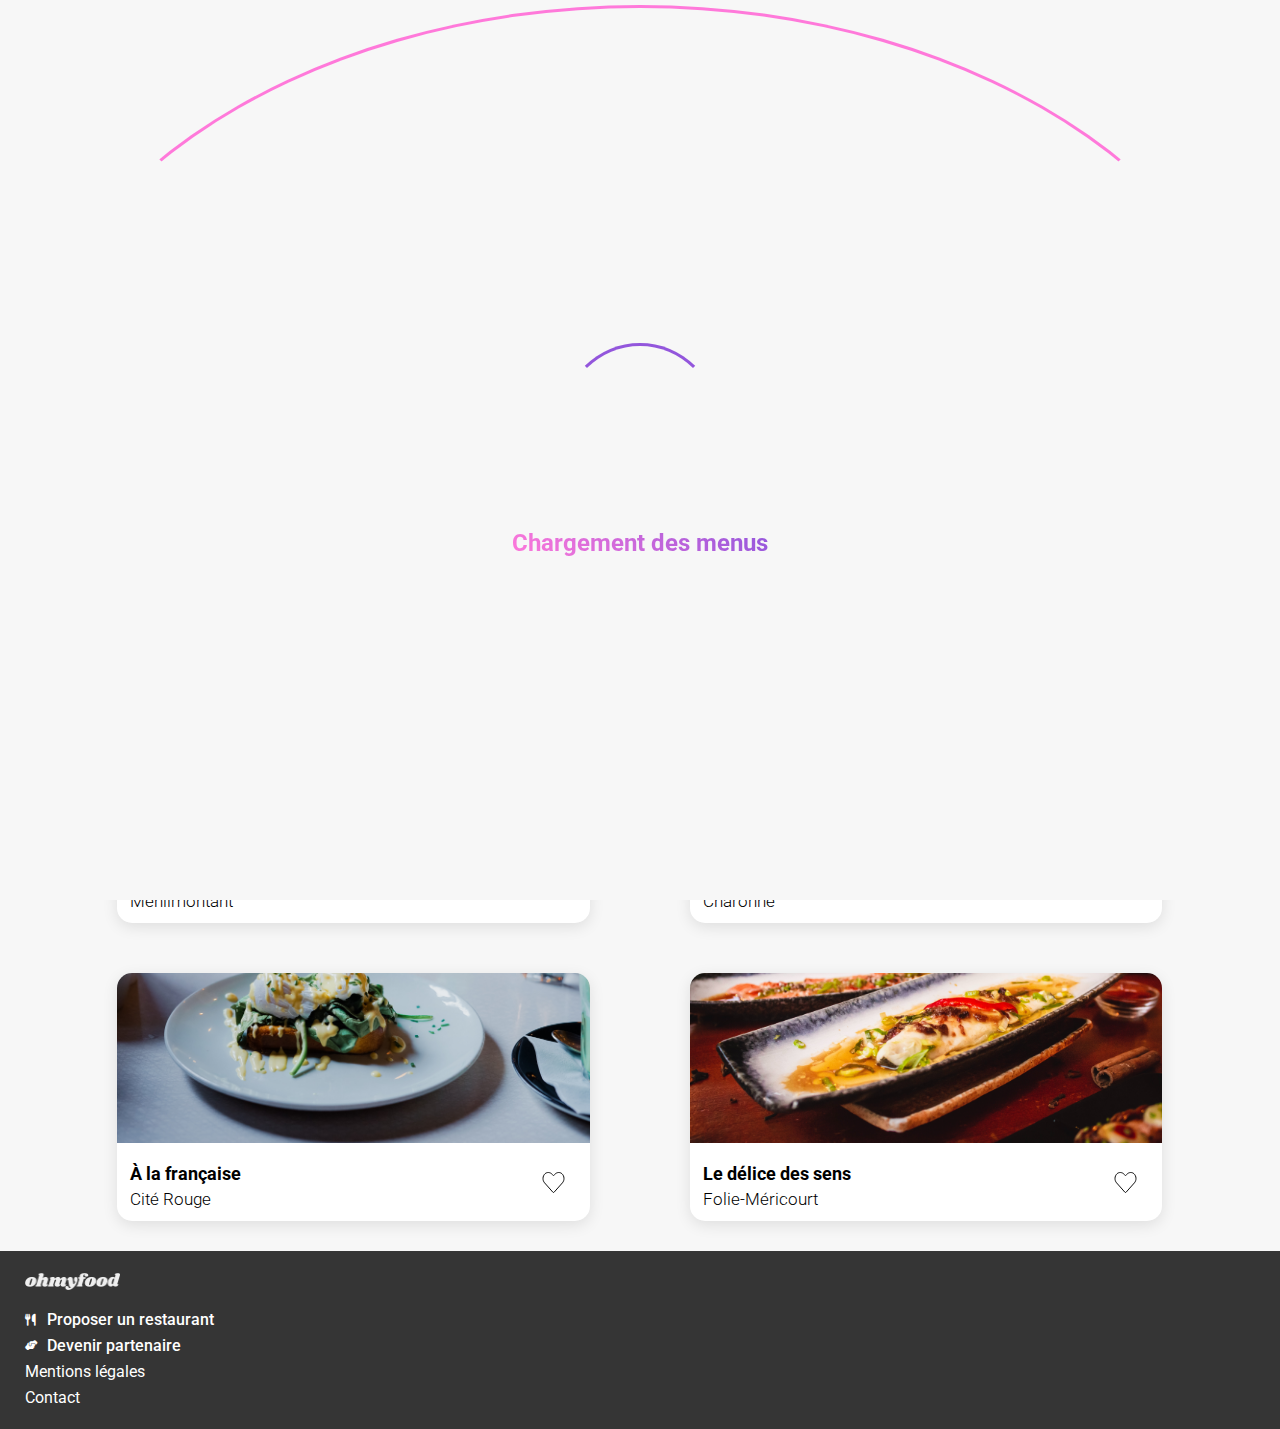
<file: index.html>
<!DOCTYPE html>
<html lang="fr">

    <head>
        <meta charset="utf-8">
        <meta name="viewport" content="width=device-width, initial-scale=1.0">
        <link rel="stylesheet" href="Sass/style.css">
        <link rel="preconnect" href="https://fonts.googleapis.com">
        <link rel="preconnect" href="https://fonts.gstatic.com" crossorigin>
        <link href="https://fonts.googleapis.com/css2?family=Roboto:wght@300;400;500;700&family=Shrikhand&display=swap" rel="stylesheet">
        <link rel="stylesheet" href="https://cdnjs.cloudflare.com/ajax/libs/font-awesome/6.4.0/css/all.min.css">
        <title>Page d'accueil</title>
    </head>

    <body>
           <div class="loader loader--hidden">
                <div class="loader__wheel"></div>
                <div class="loader__text">Chargement des menus</div>
           </div> 
        <header>
            <div class="entete">
                <div class="entete__logo">
                    <img src="Images%20et%20textes%20Ohmyfood/images/logo/ohmyfood.png" alt="Logo du site Ohmyfood">
                </div>
            <nav class="entete__search">
                <i class="fa-solid fa-location-dot fa-sm"></i>
                <p>Paris, Belleville</p>
            </nav>
                <h1 class="entete__title">Réservez le menu qui vous convient</h1>     
                <p class="entete__paragraph">Découvrez des restaurants d'exception, sélectionnés par nos soins.</p>
                <input type="button" value="Explorer nos restaurants" class="entete__btn">
            </div>
            <section class="order">
                <div class="order__content">   
                        <h2 class="order__title">Fonctionnement</h2>
                    <nav class="order__nav">                
                        <div class="order__btn order__btn1">
                            <p class="btn1__number">1</p>
                            <i class="fa-solid fa-mobile-screen-button order__icon1"></i>
                            <p>Choisissez un restaurant</p>
                        </div>
                        <div class="order__btn order__btn2">
                            <p class="btn2__number">2</p>
                            <i class="fa-solid fa-list-ul order__icon2"></i>
                            <p>Composez votre menu</p>
                        </div>
                        <div class="order__btn order__btn3">
                            <p class="btn3__number">3</p>
                            <i class="fa-solid fa-store order__icon3"></i>
                            <p>Dégustez au restaurant</p>
                        </div>
                    </nav>
                </div> 
            </section>    
        </header>

        <main>
            <section class="restaurant">
                    <h2 class="restaurant__title">Restaurants</h2>
            <div class="restaurant__cards"> 
                <a href="restaurant_1.html"><article class="card">
                <div class="card__photo-badge">
                    <img src="Images%20et%20textes%20Ohmyfood/images/restaurants/jay-wennington-N_Y88TWmGwA-unsplash.jpg" alt="Photo d'un plat du restaurant" class="card__photo card__bottom card__bottom-desktop">
                    <p class="card__nouveau">Nouveau</p>
                </div>
                <div class="card__content">
                    <div class="card__text">
                        <h3>La palette du goût</h3>
                        <p class="card__subtitle">Ménilmontant</p>
                    </div>
                    <div class="card__heart">
                        <img src="Images%20et%20textes%20Ohmyfood/images/icons/empty-heart.svg" class="card__heart--empty" alt="Cœur vide">
                        <img src="Images%20et%20textes%20Ohmyfood/images/icons/full-heart.svg" class="card__heart--full" alt="Cœur plein">                     
                    </div>
                </div>
                </article></a>
                <a href="restaurant_2.html"><article class="card">
                <div class="card__photo-badge">
                    <img src="Images%20et%20textes%20Ohmyfood/images/restaurants/stil-u2Lp8tXIcjw-unsplash.jpg" alt="Photo d'un plat du restaurant" class="card__photo card__center card__center-desktop">
                    <p class="card__nouveau">Nouveau</p>
                </div>
                <div class="card__content">
                    <div class="card__text">
                        <h3>La note enchantée</h3>
                        <p class="card__subtitle">Charonne</p>
                    </div>
                    <div class="card__heart">
                        <img src="Images%20et%20textes%20Ohmyfood/images/icons/empty-heart.svg" class="card__heart--empty" alt="Cœur vide">
                        <img src="Images%20et%20textes%20Ohmyfood/images/icons/full-heart.svg" class="card__heart--full" alt="Cœur plein"> 
                    </div>
                </div>
                </article></a>
                <a href="restaurant_3.html"><article class="card">
                    <img src="Images%20et%20textes%20Ohmyfood/images/restaurants/toa-heftiba-DQKerTsQwi0-unsplash.jpg" alt="Photo d'un plat du restaurant" class="card__photo card__bottom card__bottom-desktop">
                <div class="card__content">
                    <div class="card__text">
                        <h3>À la française</h3>
                        <p class="card__subtitle">Cité Rouge</p>
                    </div>
                    <div class="card__heart">
                        <img src="Images%20et%20textes%20Ohmyfood/images/icons/empty-heart.svg" class="card__heart--empty" alt="Cœur vide">
                        <img src="Images%20et%20textes%20Ohmyfood/images/icons/full-heart.svg" class="card__heart--full" alt="Cœur plein"> 
                    </div>
                </div>
                </article></a>
                <a href="restaurant_4.html"><article class="card">
                    <img src="Images%20et%20textes%20Ohmyfood/images/restaurants/louis-hansel-shotsoflouis-qNBGVyOCY8Q-unsplash.jpg" alt="Photo d'un plat du restaurant" class="card__photo card__bottom card__bottom-desktop">
                <div class="card__content">
                    <div class="card__text">
                        <h3>Le délice des sens</h3>
                        <p class="card__subtitle">Folie-Méricourt</p>
                    </div>
                    <div class="card__heart">
                        <img src="Images%20et%20textes%20Ohmyfood/images/icons/empty-heart.svg" class="card__heart--empty" alt="Cœur vide">
                        <img src="Images%20et%20textes%20Ohmyfood/images/icons/full-heart.svg" class="card__heart--full" alt="Cœur plein"> 
                    </div>
                </div>
                </article></a>
            </div> 
            </section>
        </main>
        <footer>
            <div class="pied">
                <div class="pied__logo">
                    <img src="Images%20et%20textes%20Ohmyfood/images/logo/ohmyfood.png" alt="Logo du site Ohmyfood">
                </div>
                <div class="pied__text">
                    <div class="pied__proposition">
                        <i class="fa-solid fa-utensils fa-xs"></i>
                        <p>Proposer un restaurant</p>
                    </div>
                    <div class="pied__partenaire">
                        <i class="fa-solid fa-handshake-angle fa-2xs"></i>
                        <p>Devenir partenaire</p>
                    </div>
                    <div class="pied__subtitle">
                        <p>Mentions légales</p>
                        <p>Contact</p>
                    </div>
                </div>
            </div>
        </footer>
    </body>
</html>
</file>
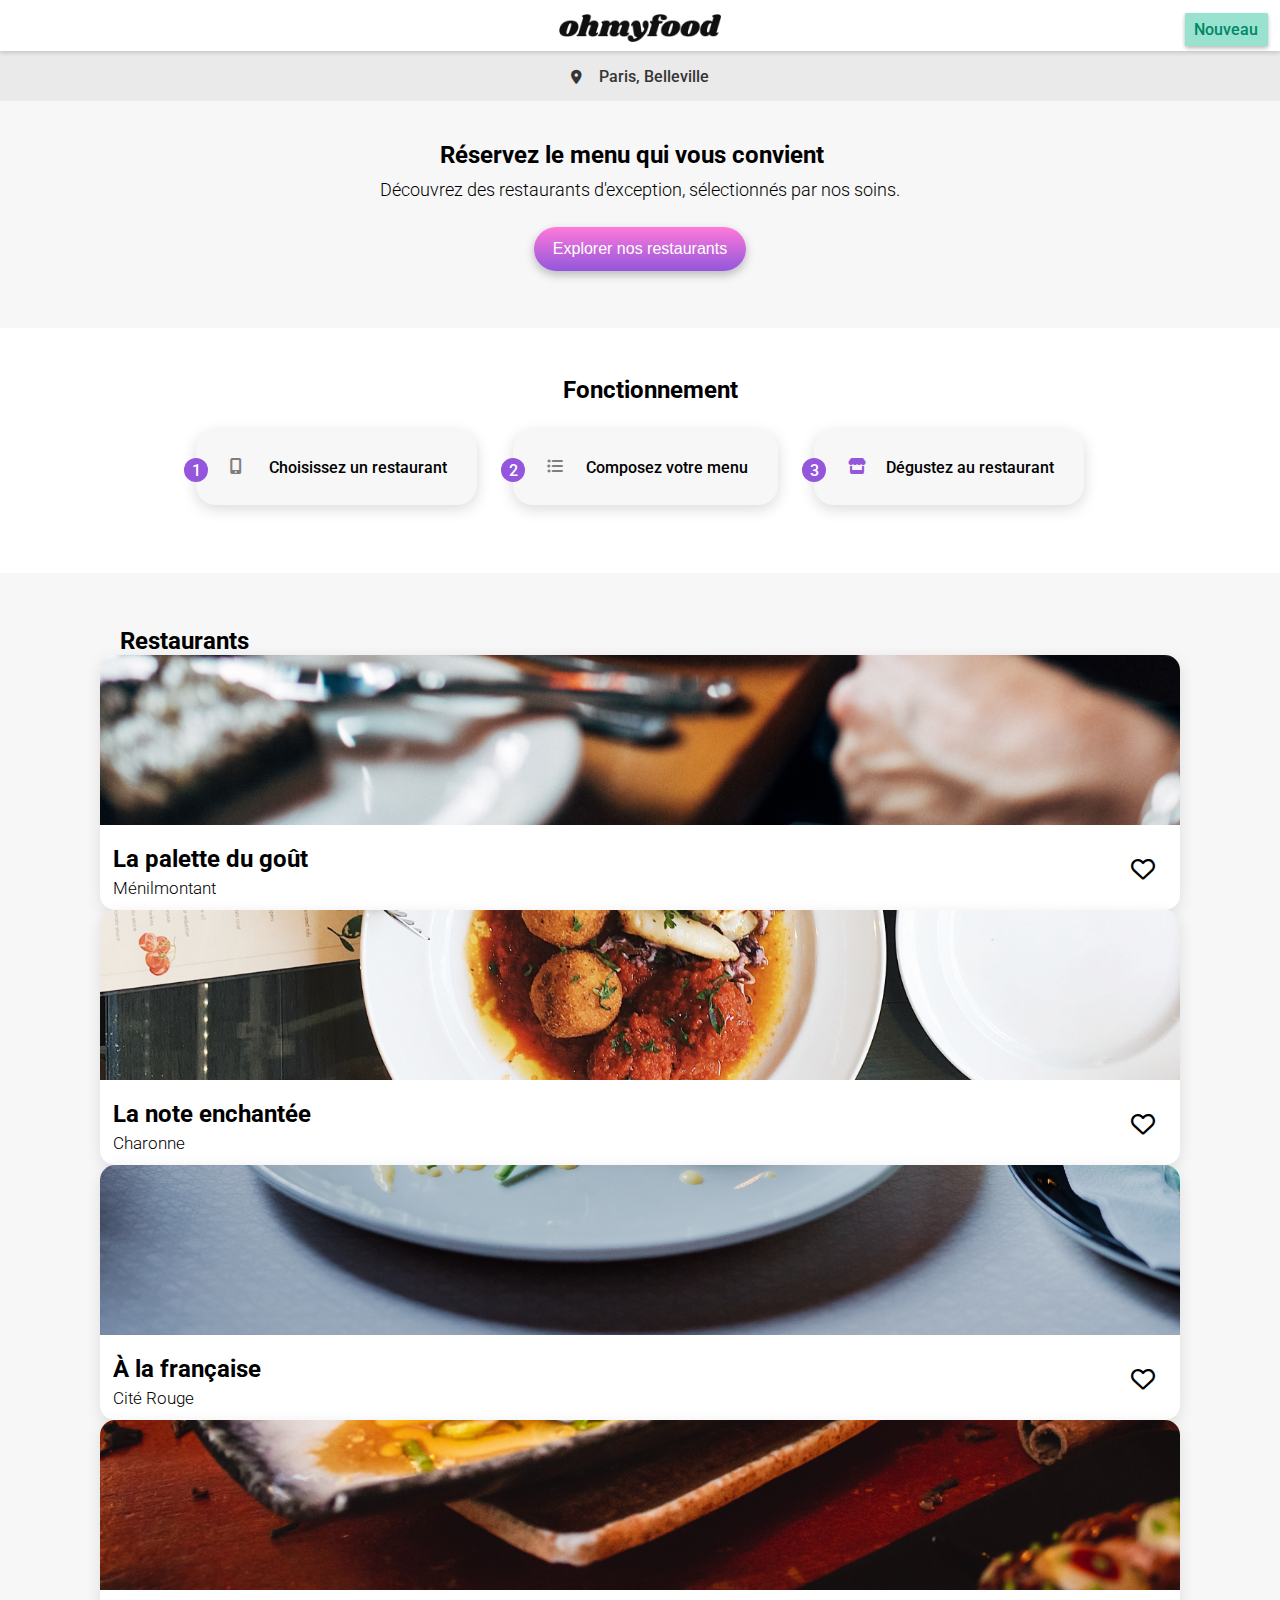
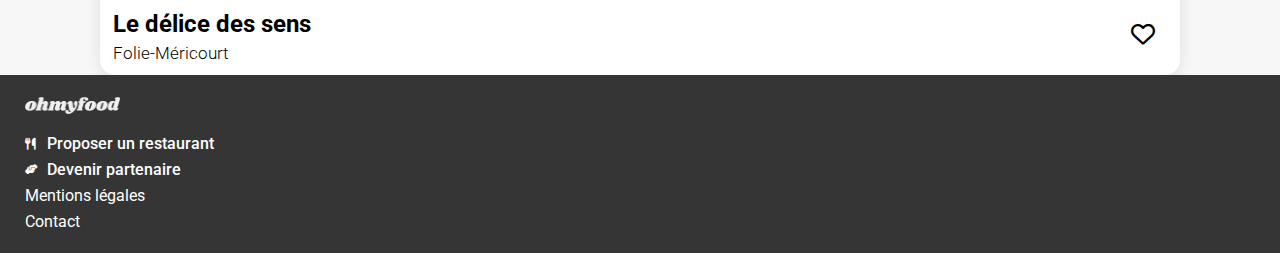
<file: homepage.html>
<!DOCTYPE html>
<html lang="fr">

    <head>
        <meta charset="utf-8">
        <meta name="viewport" content="width=device-width, initial-scale=1.0">
        <link rel="stylesheet" href="Sass/style.css">
        <link rel="preconnect" href="https://fonts.googleapis.com">
        <link rel="preconnect" href="https://fonts.gstatic.com" crossorigin>
        <link href="https://fonts.googleapis.com/css2?family=Roboto:wght@300;400;500;700&display=swap" rel="stylesheet">
        <link rel="stylesheet" href="https://cdnjs.cloudflare.com/ajax/libs/font-awesome/6.4.0/css/all.min.css">
        <title>Projet 4</title>
    </head>

    <body>

        <header>
            <section class="entete">
                <div class="entete__logo">
                    <img src="Images%20et%20textes%20Ohmyfood/images/logo/ohmyfood.png" alt="Logo du site Ohmyfood">
                </div>
            <nav class="entete__search">
                <i class="fa-solid fa-location-dot fa-sm"></i>
                <p>Paris, Belleville</p>
            </nav>
                <h1 class="entete__title">Réservez le menu qui vous convient</h1>     
                <p class="entete__paragraph">Découvrez des restaurants d'exception, sélectionnés par nos soins.</p>
                <input type="button" value="Explorer nos restaurants" class="entete__btn">
            </section>
            <section class="order">
                <h1 class="order__title">Fonctionnement</h1>
            <nav class="order__nav">                
                <div class="order__btn order__btn1">
                    <p class="btn1__number">1</p>
                    <i class="fa-solid fa-mobile-screen-button order__icon1"></i>
                    <P>Choisissez un restaurant</P>
                </div>
                <div class="order__btn order__btn2">
                    <p class="btn2__number">2</p>
                    <i class="fa-solid fa-list-ul order__icon2"></i>
                    <p>Composez votre menu</p>
                </div>
                <div class="order__btn order__btn3">
                    <p class="btn3__number">3</p>
                    <i class="fa-solid fa-store order__icon3"></i>
                    <p>Dégustez au restaurant</p>
                </div>
            </nav>
            </section>    
        </header>

        <main>
            <section class="restaurant">
                    <h1 class="restaurant__title">Restaurants</h1>
                <article class="card">
                    <img src="Images%20et%20textes%20Ohmyfood/images/restaurants/jay-wennington-N_Y88TWmGwA-unsplash.jpg" alt="Photo d'un plat du restaurant" class="card__photo card__bottom">
                    <p class="card__nouveau">Nouveau</p>
                <div class="card__content">
                    <div class="card__text">
                        <h2>La palette du goût</h2>
                        <p class="card__subtitle">Ménilmontant</p>
                    </div>
                    <div class="card__heart">
                        <i class="fa-regular fa-heart fa-xl"></i>
                    </div>
                </div>
                </article>
                <article class="card">
                    <img src="Images%20et%20textes%20Ohmyfood/images/restaurants/stil-u2Lp8tXIcjw-unsplash.jpg" alt="Photo d'un plat du restaurant" class="card__photo card__center">
                    <p class="card__nouveau">Nouveau</p>
                <div class="card__content">
                    <div class="card__text">
                        <h2>La note enchantée</h2>
                        <p class="card__subtitle">Charonne</p>
                    </div>
                    <div class="card__heart">
                        <i class="fa-regular fa-heart fa-xl"></i>
                    </div>
                </div>
                </article>
                <article class="card">
                    <img src="Images%20et%20textes%20Ohmyfood/images/restaurants/toa-heftiba-DQKerTsQwi0-unsplash.jpg" alt="Photo d'un plat du restaurant" class="card__photo card__bottom">
                <div class="card__content">
                    <div class="card__text">
                        <h2>À la française</h2>
                        <p class="card__subtitle">Cité Rouge</p>
                    </div>
                    <div class="card__heart">
                        <i class="fa-regular fa-heart fa-xl"></i>
                    </div>
                </div>
                </article>
                <article class="card">
                    <img src="Images%20et%20textes%20Ohmyfood/images/restaurants/louis-hansel-shotsoflouis-qNBGVyOCY8Q-unsplash.jpg" alt="Photo d'un plat du restaurant" class="card__photo card__bottom">
                <div class="card__content">
                    <div class="card__text">
                        <h2>Le délice des sens</h2>
                        <p class="card__subtitle">Folie-Méricourt</p>
                    </div>
                    <div class="card__heart">
                        <i class="fa-regular fa-heart fa-xl"></i>
                    </div>
                </div>
                </article>
            </section>
        </main>
        <footer>
            <section class="pied">
                <div class="pied__logo">
                    <img src="Images%20et%20textes%20Ohmyfood/images/logo/ohmyfood.png" alt="Logo du site Ohmyfood">
                </div>
                <div class="pied__proposition">
                    <i class="fa-solid fa-utensils fa-xs"></i>
                    <p>Proposer un restaurant</p>
                </div>
                <div class="pied__partenaire">
                    <i class="fa-solid fa-handshake-angle fa-2xs"></i>
                    <p>Devenir partenaire</p>
                </div>
                <div class="pied__subtitle">
                    <p>Mentions légales</p>
                    <p>Contact</p>
                </div>
            </section>
        </footer>
    </body>
</html>
</file>
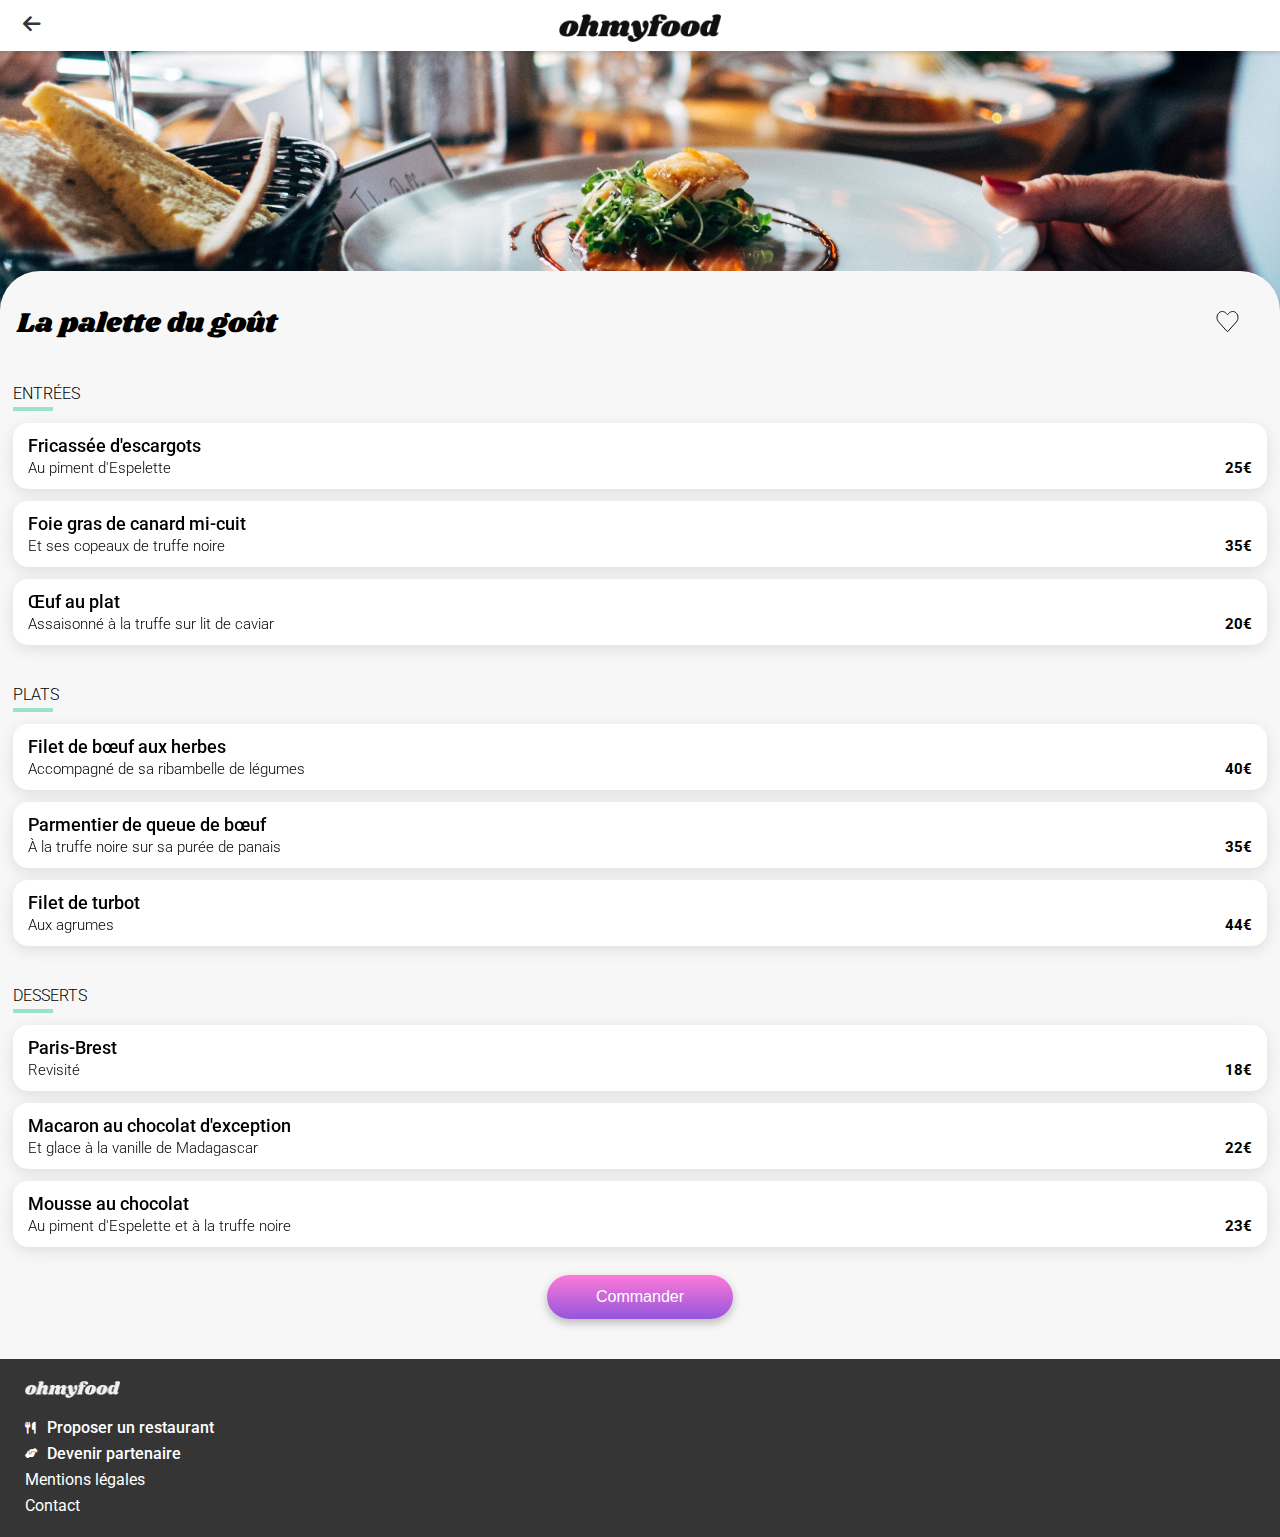
<file: restaurant_1.html>
<!DOCTYPE html>
<html lang="fr">

    <head>
        <meta charset="utf-8">
        <meta name="viewport" content="width=device-width, initial-scale=1.0">
        <link rel="stylesheet" href="Sass/style.css">
        <link rel="preconnect" href="https://fonts.googleapis.com">
        <link rel="preconnect" href="https://fonts.gstatic.com" crossorigin>
        <link href="https://fonts.googleapis.com/css2?family=Roboto:wght@300;400;500;700&family=Shrikhand&display=swap" rel="stylesheet">
        <link rel="stylesheet" href="https://cdnjs.cloudflare.com/ajax/libs/font-awesome/6.4.0/css/all.min.css">
        <title>La palette du goût</title>
    </head>

    <body>

        <header>
            <div class="menu-entete">
                    <a href="index.html" class="menu-entete__arrow"><i class="fa-solid fa-arrow-left fa-lg"></i></a> 
                <div class="menu-entete__logo">                                  
                    <img src="Images%20et%20textes%20Ohmyfood/images/logo/ohmyfood.png" alt="Logo du site Ohmyfood" class="menu-entete__logo">
                </div>                
            </div>   
        </header>

        <main>
            <section class="menus">
                        <img src="Images%20et%20textes%20Ohmyfood/images/restaurants/jay-wennington-N_Y88TWmGwA-unsplash.jpg" class="menus__photo" alt="Photo d'un restaurant">
                <div class="menus__content">                
                    <div class="menus__title">
                        <h1>La palette du goût</h1>
                    <div class="menus__heart">
                        <img src="Images%20et%20textes%20Ohmyfood/images/icons/empty-heart.svg" class="menus__heart--empty" alt="Cœur vide">
                        <img src="Images%20et%20textes%20Ohmyfood/images/icons/full-heart.svg" class="menus__heart--full" alt="Cœur plein">
                    </div>
                    </div>
                    <div class="menus__dish">
                        <div class="title-animation">
                            <h2>ENTRÉES</h2>
                        </div>
                        <nav class="menus__navigation">                
                            <div class="menus__choice menus__choice1">
                                <h3>Fricassée d'escargots</h3>
                                <div class="menus__subtitle">
                                    <p class="menus__recipe">Au piment d'Espelette</p>  
                                    <p class="menus__price">25€</p>
                                <div class="menus__check">
                                    <i class="fa-solid fa-circle-check fa-lg"></i>
                                </div>                              
                                </div>
                            </div>
                            <div class="menus__choice menus__choice2">
                                <h3>Foie gras de canard mi-cuit</h3>
                                <div class="menus__subtitle">
                                    <p class="menus__recipe">Et ses copeaux de truffe noire</p>
                                    <p class="menus__price">35€</p>
                                <div class="menus__check">
                                    <i class="fa-solid fa-circle-check fa-lg"></i>
                                </div>
                                </div>
                            </div>
                            <div class="menus__choice menus__choice3">
                                <h3>Œuf au plat</h3>
                                <div class="menus__subtitle">
                                    <p class="menus__recipe">Assaisonné à la truffe sur lit de caviar</p>
                                    <p class="menus__price">20€</p>
                                <div class="menus__check">
                                    <i class="fa-solid fa-circle-check fa-lg"></i>
                                </div>
                                </div>
                            </div>
                        </nav>
                    </div>
                    <div class="menus__dish">
                        <div class="title-animation2">
                        <h2>PLATS</h2>
                        </div>
                        <nav class="menus__navigation">                
                            <div class="menus__choice menus__choice4">
                                <h3>Filet de bœuf aux herbes</h3>
                                <div class="menus__subtitle">
                                    <p class="menus__recipe">Accompagné de sa ribambelle de légumes</p>
                                    <p class="menus__price">40€</p>
                                <div class="menus__check">
                                    <i class="fa-solid fa-circle-check fa-lg"></i>
                                </div>
                                </div>
                            </div>
                            <div class="menus__choice menus__choice5">
                                <h3>Parmentier de queue de bœuf</h3>
                                <div class="menus__subtitle">
                                    <p class="menus__recipe">À la truffe noire sur sa purée de panais</p>
                                    <p class="menus__price">35€</p>
                                <div class="menus__check">
                                    <i class="fa-solid fa-circle-check fa-lg"></i>
                                </div>
                                </div>
                            </div>
                            <div class="menus__choice menus__choice6">
                                <h3>Filet de turbot</h3>
                                <div class="menus__subtitle">
                                    <p class="menus__recipe">Aux agrumes</p>
                                    <p class="menus__price">44€</p>
                                <div class="menus__check">
                                    <i class="fa-solid fa-circle-check fa-lg"></i>
                                </div>
                                </div>
                            </div>
                        </nav>
                    </div>
                    <div class="menus__dish">
                        <div class="title-animation3">
                            <h2>DESSERTS</h2>
                        </div>
                        <nav class="menus__navigation">                
                            <div class="menus__choice menus__choice7">
                                <h3>Paris-Brest</h3>
                                <div class="menus__subtitle">
                                    <p class="menus__recipe">Revisité</p>
                                    <p class="menus__price">18€</p>
                                <div class="menus__check">
                                    <i class="fa-solid fa-circle-check fa-lg"></i>
                                </div>                                
                                </div>
                            </div>
                            <div class="menus__choice menus__choice8">
                                <h3>Macaron au chocolat d'exception</h3>
                                <div class="menus__subtitle">
                                    <p class="menus__recipe">Et glace à la vanille de Madagascar</p>
                                    <p class="menus__price">22€</p>
                                    <div class="menus__check">
                                        <i class="fa-solid fa-circle-check fa-lg"></i>
                                    </div>
                                </div>
                            </div>
                            <div class="menus__choice menus__choice9">
                                <h3>Mousse au chocolat</h3>
                                <div class="menus__subtitle">
                                    <p class="menus__recipe">Au piment d'Espelette et à la truffe noire</p>                                
                                    <p class="menus__price">23€</p>
                                    <div class="menus__check">
                                        <i class="fa-solid fa-circle-check fa-lg"></i>
                                    </div>
                                </div>
                            </div>
                        </nav>
                    </div>
                        <div class="center-btn">
                            <input type="button" value="Commander" class="menus__btn">
                        </div>
                </div>                 
            </section>
        </main>
        <footer>
            <div class="pied">
                <div class="pied__logo">
                    <img src="Images%20et%20textes%20Ohmyfood/images/logo/ohmyfood.png" alt="Logo du site Ohmyfood">
                </div>
                <div class="pied__text">
                    <div class="pied__proposition">
                        <i class="fa-solid fa-utensils fa-xs"></i>
                        <p>Proposer un restaurant</p>
                    </div>
                    <div class="pied__partenaire">
                        <i class="fa-solid fa-handshake-angle fa-2xs"></i>
                        <p>Devenir partenaire</p>
                    </div>
                    <div class="pied__subtitle">
                        <p>Mentions légales</p>
                        <p>Contact</p>
                    </div>
                </div>
            </div>
        </footer>
    </body>
</html>
</file>
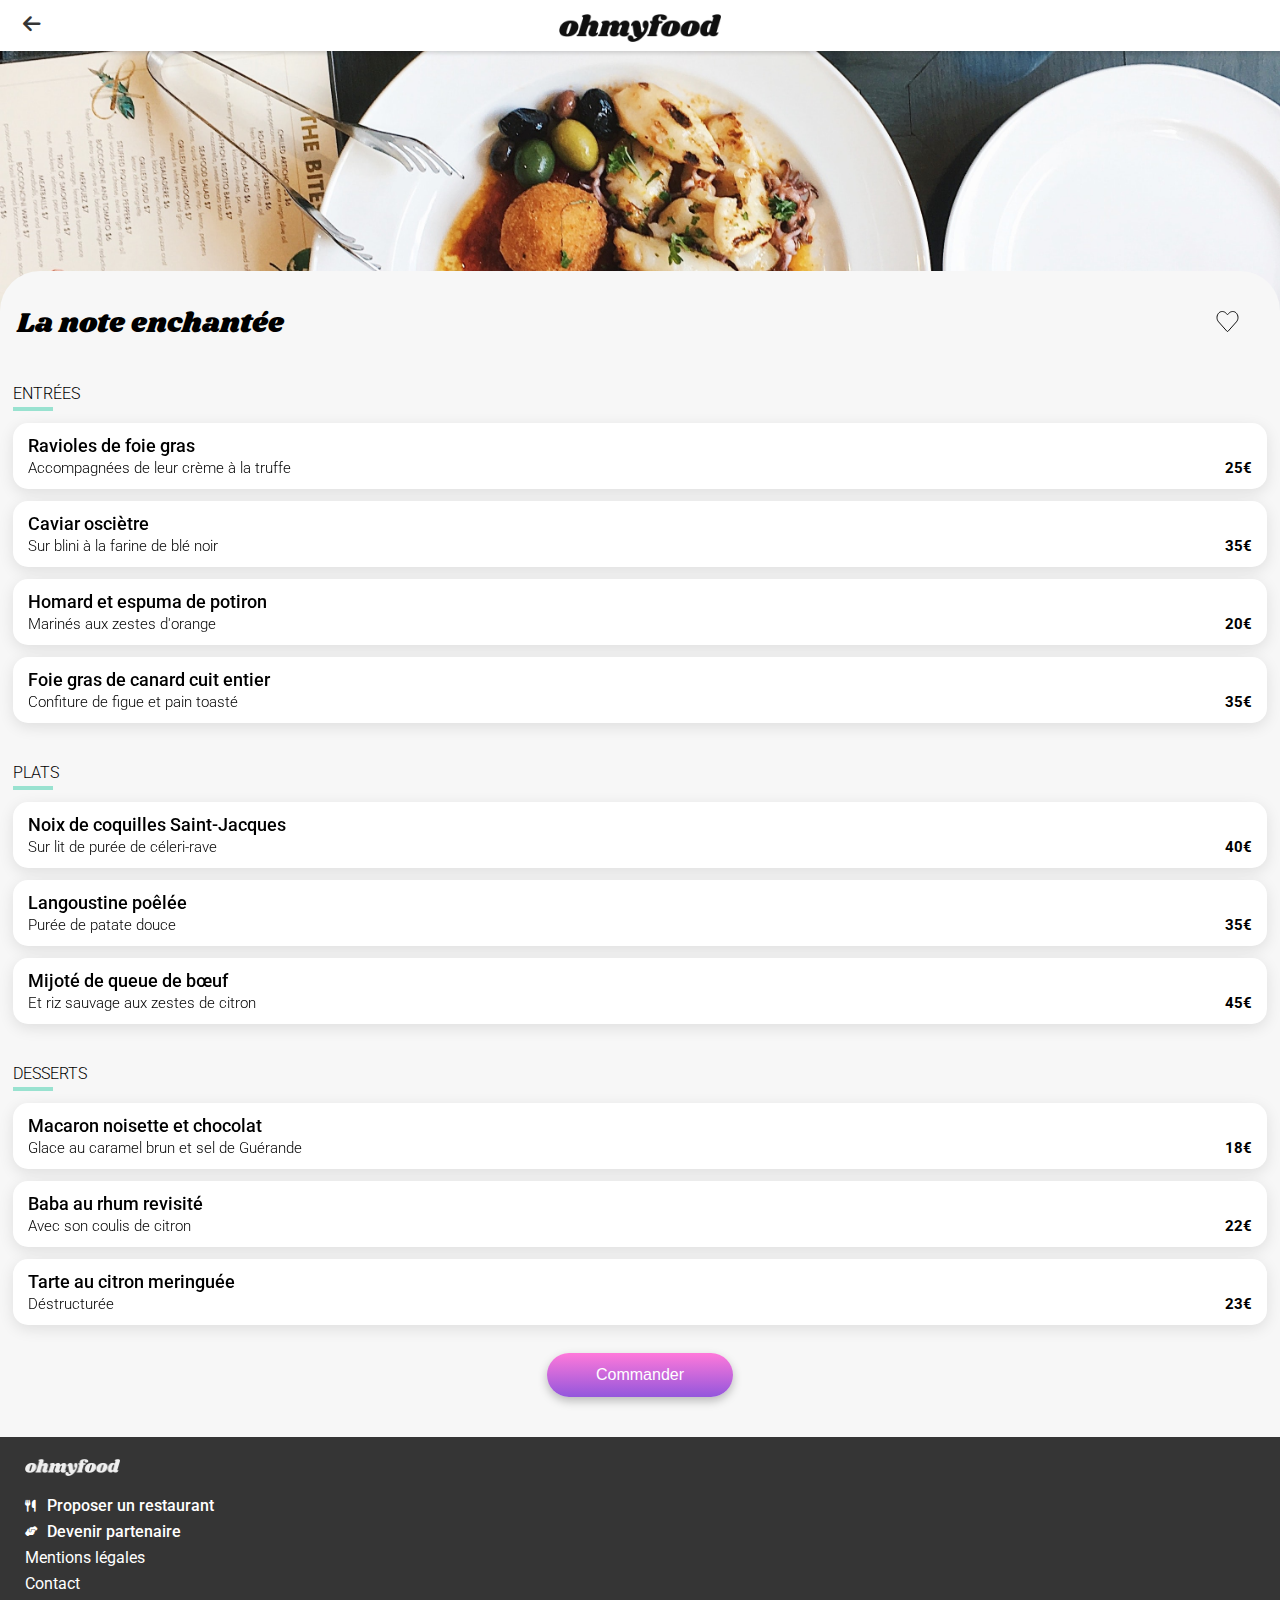
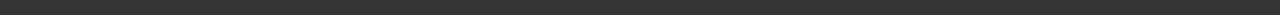
<file: restaurant_2.html>
<!DOCTYPE html>
<html lang="fr">

    <head>
        <meta charset="utf-8">
        <meta name="viewport" content="width=device-width, initial-scale=1.0">
        <link rel="stylesheet" href="Sass/style.css">
        <link rel="preconnect" href="https://fonts.googleapis.com">
        <link rel="preconnect" href="https://fonts.gstatic.com" crossorigin>
        <link href="https://fonts.googleapis.com/css2?family=Roboto:wght@300;400;500;700&family=Shrikhand&display=swap" rel="stylesheet">
        <link rel="stylesheet" href="https://cdnjs.cloudflare.com/ajax/libs/font-awesome/6.4.0/css/all.min.css">
        <title>La note enchantée</title>
    </head>

    <body>

        <header>
            <div class="menu-entete">
                    <a href="index.html" class="menu-entete__arrow"><i class="fa-solid fa-arrow-left fa-lg"></i></a> 
                <div class="menu-entete__logo">                                  
                    <img src="Images%20et%20textes%20Ohmyfood/images/logo/ohmyfood.png" alt="Logo du site Ohmyfood" class="menu-entete__logo">
                </div>                
            </div>   
        </header>

        <main>
            <section class="menus">
                        <img src="Images%20et%20textes%20Ohmyfood/images/restaurants/stil-u2Lp8tXIcjw-unsplash.jpg" class="menus__photo" alt="Photo d'un restaurant">
                <div class="menus__content">                
                    <div class="menus__title">
                        <h1>La note enchantée</h1>
                        <div class="menus__heart">
                            <img src="Images%20et%20textes%20Ohmyfood/images/icons/empty-heart.svg" class="menus__heart--empty" alt="Cœur vide">
                            <img src="Images%20et%20textes%20Ohmyfood/images/icons/full-heart.svg" class="menus__heart--full" alt="Cœur plein">
                        </div>
                    </div>
                    <div class="menus__dish">
                        <div class="title-animation">
                            <h2>ENTRÉES</h2>
                        </div>
                        <nav class="menus__navigation">                
                            <div class="menus__choice menus__choice1">
                                <h3>Ravioles de foie gras</h3>
                                <div class="menus__subtitle">
                                    <p class="menus__recipe">Accompagnées de leur crème à la truffe</p>
                                    <p class="menus__price">25€</p>
                                    <div class="menus__check">
                                        <i class="fa-solid fa-circle-check fa-lg"></i>
                                    </div>
                                </div>
                            </div>
                            <div class="menus__choice menus__choice2">
                                <h3>Caviar osciètre</h3>
                                <div class="menus__subtitle">
                                    <p class="menus__recipe">Sur blini à la farine de blé noir</p>
                                    <p class="menus__price">35€</p>
                                    <div class="menus__check">
                                        <i class="fa-solid fa-circle-check fa-lg"></i>
                                    </div>
                                </div>
                            </div>
                            <div class="menus__choice menus__choice3">
                                <h3>Homard et espuma de potiron</h3>
                                <div class="menus__subtitle">
                                    <p class="menus__recipe">Marinés aux zestes d'orange</p>
                                    <p class="menus__price">20€</p>
                                    <div class="menus__check">
                                        <i class="fa-solid fa-circle-check fa-lg"></i>
                                    </div>
                                </div>
                            </div>
                            <div class="menus__choice menus__choice4">
                                <h3>Foie gras de canard cuit entier</h3>
                                <div class="menus__subtitle">
                                    <p class="menus__recipe">Confiture de figue et pain toasté</p>
                                    <p class="menus__price">35€</p>
                                    <div class="menus__check">
                                        <i class="fa-solid fa-circle-check fa-lg"></i>
                                    </div>
                                </div>
                            </div>
                        </nav>
                    </div>
                    <div class="menus__dish">
                        <div class="title-animation4">
                            <h2>PLATS</h2>
                        </div>
                        <nav class="menus__navigation">                
                            <div class="menus__choice menus__choice5">
                                <h3>Noix de coquilles Saint-Jacques</h3>
                                <div class="menus__subtitle">
                                    <p class="menus__recipe">Sur lit de purée de céleri-rave</p>
                                    <p class="menus__price">40€</p>
                                    <div class="menus__check">
                                        <i class="fa-solid fa-circle-check fa-lg"></i>
                                    </div>
                                </div>
                            </div>
                            <div class="menus__choice menus__choice6">
                                <h3>Langoustine poêlée</h3>
                                <div class="menus__subtitle">
                                    <p class="menus__recipe">Purée de patate douce</p>
                                    <p class="menus__price">35€</p>
                                    <div class="menus__check">
                                        <i class="fa-solid fa-circle-check fa-lg"></i>
                                    </div>
                                </div>
                            </div>
                            <div class="menus__choice menus__choice7">
                                <h3>Mijoté de queue de bœuf</h3>
                                <div class="menus__subtitle">
                                    <p class="menus__recipe">Et riz sauvage aux zestes de citron</p>
                                    <p class="menus__price">45€</p>
                                    <div class="menus__check">
                                        <i class="fa-solid fa-circle-check fa-lg"></i>
                                    </div>
                                </div>
                            </div>
                        </nav>
                    </div>
                    <div class="menus__dish">
                        <div class="title-animation5">
                            <h2>DESSERTS</h2>
                        </div>
                        <nav class="menus__navigation">                
                            <div class="menus__choice menus__choice8">
                                <h3>Macaron noisette et chocolat</h3>
                                <div class="menus__subtitle">
                                    <p class="menus__recipe">Glace au caramel brun et sel de Guérande</p>
                                    <p class="menus__price">18€</p>
                                    <div class="menus__check">
                                        <i class="fa-solid fa-circle-check fa-lg"></i>
                                    </div>
                                </div>
                            </div>
                            <div class="menus__choice menus__choice9">
                                <h3>Baba au rhum revisité</h3>
                                <div class="menus__subtitle">
                                    <p class="menus__recipe">Avec son coulis de citron</p>
                                    <p class="menus__price">22€</p>
                                    <div class="menus__check">
                                        <i class="fa-solid fa-circle-check fa-lg"></i>
                                    </div>
                                </div>
                            </div>
                            <div class="menus__choice menus__choice10">
                                <h3>Tarte au citron meringuée</h3>
                                <div class="menus__subtitle">
                                    <p class="menus__recipe">Déstructurée</p>
                                    <p class="menus__price">23€</p>
                                    <div class="menus__check">
                                        <i class="fa-solid fa-circle-check fa-lg"></i>
                                    </div>
                                </div>
                            </div>
                        </nav>
                    </div>
                    <div class="center-btn">
                        <input type="button" value="Commander" class="menus__btn">
                    </div>
                </div>                 
            </section>
        </main>
        <footer>
            <div class="pied">
                <div class="pied__logo">
                    <img src="Images%20et%20textes%20Ohmyfood/images/logo/ohmyfood.png" alt="Logo du site Ohmyfood">
                </div>
                <div class="pied__text">
                    <div class="pied__proposition">
                        <i class="fa-solid fa-utensils fa-xs"></i>
                        <p>Proposer un restaurant</p>
                    </div>
                    <div class="pied__partenaire">
                        <i class="fa-solid fa-handshake-angle fa-2xs"></i>
                        <p>Devenir partenaire</p>
                    </div>
                    <div class="pied__subtitle">
                        <p>Mentions légales</p>
                        <p>Contact</p>
                    </div>
                </div>
            </div>
        </footer>
    </body>
</html>
</file>
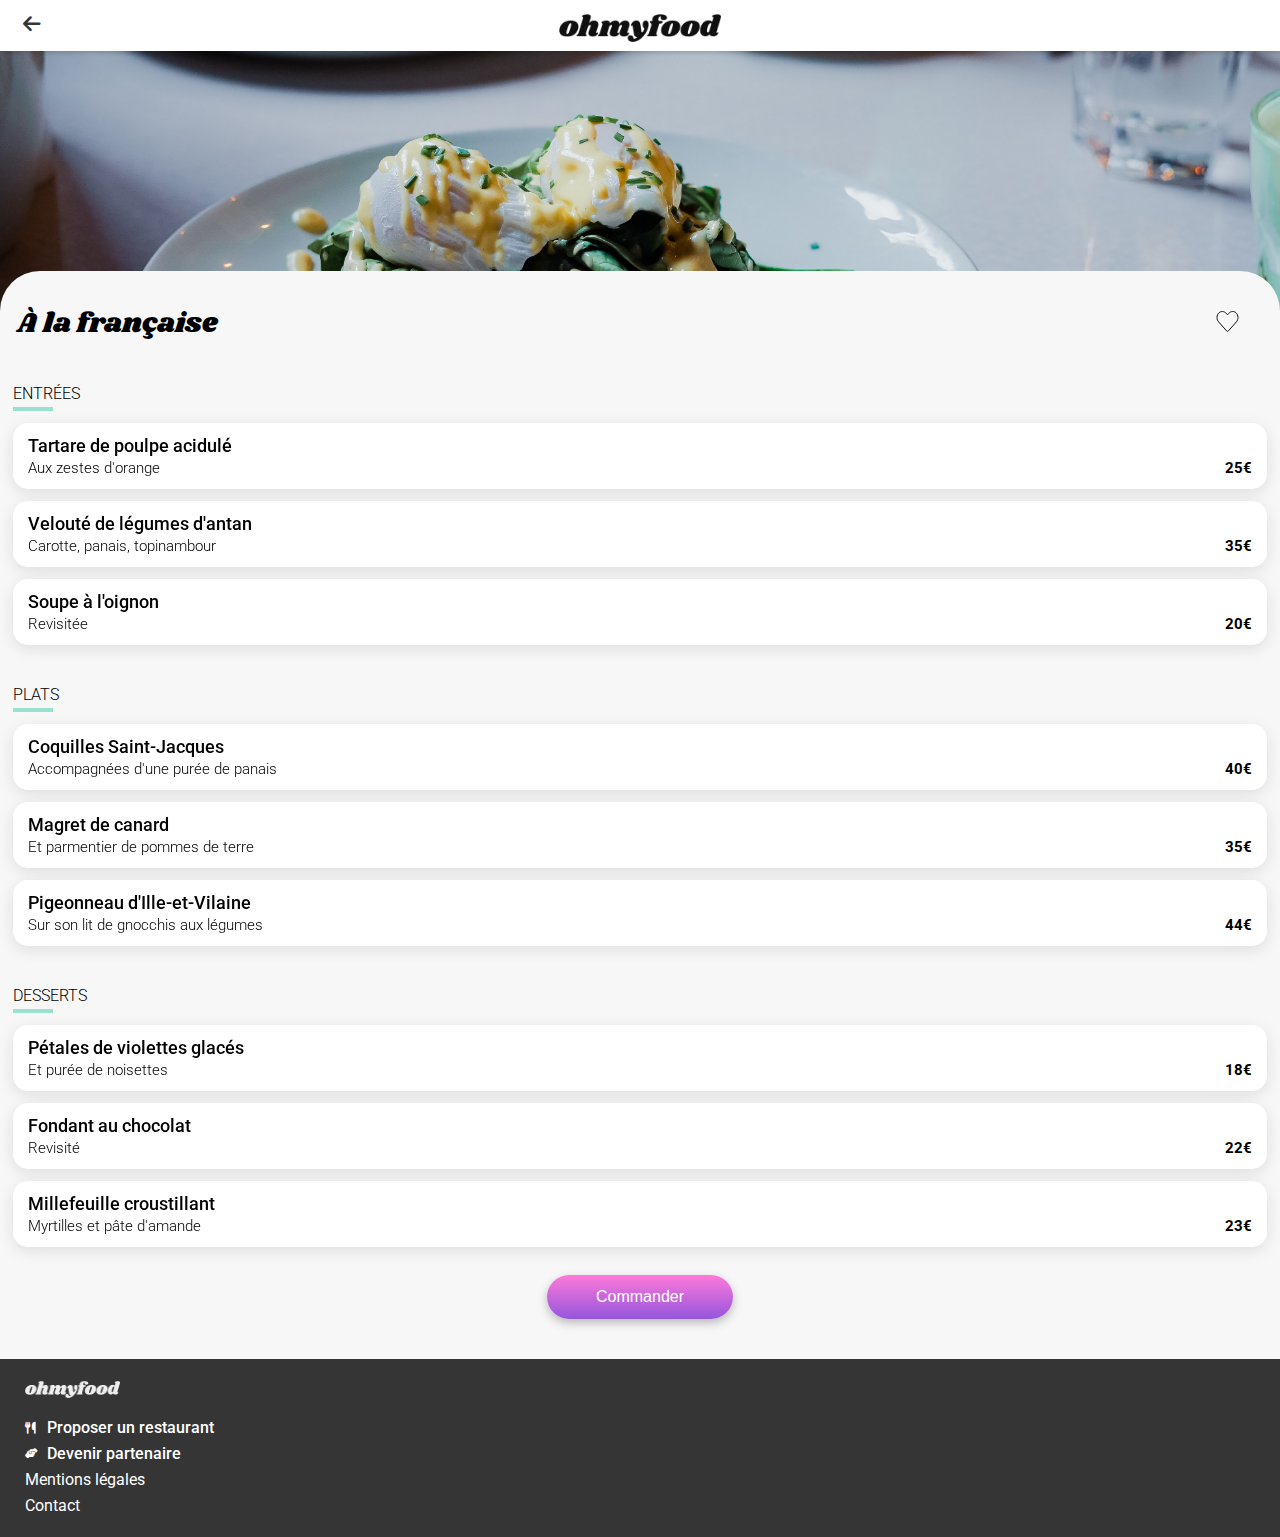
<file: restaurant_3.html>
<!DOCTYPE html>
<html lang="fr">

    <head>
        <meta charset="utf-8">
        <meta name="viewport" content="width=device-width, initial-scale=1.0">
        <link rel="stylesheet" href="Sass/style.css">
        <link rel="preconnect" href="https://fonts.googleapis.com">
        <link rel="preconnect" href="https://fonts.gstatic.com" crossorigin>
        <link href="https://fonts.googleapis.com/css2?family=Roboto:wght@300;400;500;700&family=Shrikhand&display=swap" rel="stylesheet">
        <link rel="stylesheet" href="https://cdnjs.cloudflare.com/ajax/libs/font-awesome/6.4.0/css/all.min.css">
        <title>À la française</title>
    </head>

    <body>

        <header>
            <div class="menu-entete">
                    <a href="index.html" class="menu-entete__arrow"><i class="fa-solid fa-arrow-left fa-lg"></i></a> 
                <div class="menu-entete__logo">                                  
                    <img src="Images%20et%20textes%20Ohmyfood/images/logo/ohmyfood.png" alt="Logo du site Ohmyfood" class="menu-entete__logo">
                </div>                
            </div>   
        </header>

        <main>
            <section class="menus">
                        <img src="Images%20et%20textes%20Ohmyfood/images/restaurants/toa-heftiba-DQKerTsQwi0-unsplash.jpg" class="menus__photo" alt="Photo d'un restaurant">
                <div class="menus__content">                
                    <div class="menus__title">
                        <h1>À la française</h1>
                        <div class="menus__heart">
                            <img src="Images%20et%20textes%20Ohmyfood/images/icons/empty-heart.svg" class="menus__heart--empty" alt="Cœur vide">
                            <img src="Images%20et%20textes%20Ohmyfood/images/icons/full-heart.svg" class="menus__heart--full" alt="Cœur plein">
                        </div>
                    </div>
                    <div class="menus__dish">
                        <div class="title-animation">
                            <h2>ENTRÉES</h2>
                        </div>
                        <nav class="menus__navigation">                
                            <div class="menus__choice menus__choice1">
                                <h3>Tartare de poulpe acidulé</h3>
                                <div class="menus__subtitle">
                                    <p class="menus__recipe">Aux zestes d'orange</p>
                                    <p class="menus__price">25€</p>
                                    <div class="menus__check">
                                        <i class="fa-solid fa-circle-check fa-lg"></i>
                                    </div>
                                </div>
                            </div>
                            <div class="menus__choice menus__choice2">
                                <h3>Velouté de légumes d'antan</h3>
                                <div class="menus__subtitle">
                                    <p class="menus__recipe">Carotte, panais, topinambour</p>
                                    <p class="menus__price">35€</p>
                                    <div class="menus__check">
                                        <i class="fa-solid fa-circle-check fa-lg"></i>
                                    </div>
                                </div>
                            </div>
                            <div class="menus__choice menus__choice3">
                                <h3>Soupe à l'oignon</h3>
                                <div class="menus__subtitle">
                                    <p class="menus__recipe">Revisitée</p>
                                    <p class="menus__price">20€</p>
                                    <div class="menus__check">
                                        <i class="fa-solid fa-circle-check fa-lg"></i>
                                    </div>
                                </div>
                            </div>
                        </nav>
                    </div>
                    <div class="menus__dish">
                        <div class="title-animation2">
                            <h2>PLATS</h2>
                        </div>
                        <nav class="menus__navigation">                
                            <div class="menus__choice menus__choice4">
                                <h3>Coquilles Saint-Jacques</h3>
                                <div class="menus__subtitle">
                                    <p class="menus__recipe">Accompagnées d'une purée de panais</p>
                                    <p class="menus__price">40€</p>
                                    <div class="menus__check">
                                        <i class="fa-solid fa-circle-check fa-lg"></i>
                                    </div>
                                </div>
                            </div>
                            <div class="menus__choice menus__choice5">
                                <h3>Magret de canard</h3>
                                <div class="menus__subtitle">
                                    <p class="menus__recipe">Et parmentier de pommes de terre</p>
                                    <p class="menus__price">35€</p>
                                    <div class="menus__check">
                                        <i class="fa-solid fa-circle-check fa-lg"></i>
                                    </div>
                                </div>
                            </div>
                            <div class="menus__choice menus__choice6">
                                <h3>Pigeonneau d'Ille-et-Vilaine</h3>
                                <div class="menus__subtitle">
                                    <p class="menus__recipe">Sur son lit de gnocchis aux légumes</p>
                                    <p class="menus__price">44€</p>
                                    <div class="menus__check">
                                        <i class="fa-solid fa-circle-check fa-lg"></i>
                                    </div>
                                </div>
                            </div>
                        </nav>
                    </div>
                    <div class="menus__dish">
                        <div class="title-animation3">
                            <h2>DESSERTS</h2>
                        </div>
                        <nav class="menus__navigation">                
                            <div class="menus__choice menus__choice7">
                                <h3>Pétales de violettes glacés</h3>
                                <div class="menus__subtitle">
                                    <p class="menus__recipe">Et purée de noisettes</p>
                                    <p class="menus__price">18€</p>
                                    <div class="menus__check">
                                        <i class="fa-solid fa-circle-check fa-lg"></i>
                                    </div>
                                </div>
                            </div>
                            <div class="menus__choice menus__choice8">
                                <h3>Fondant au chocolat</h3>
                                <div class="menus__subtitle">
                                    <p class="menus__recipe">Revisité</p>
                                    <p class="menus__price">22€</p>
                                    <div class="menus__check">
                                        <i class="fa-solid fa-circle-check fa-lg"></i>
                                    </div>
                                </div>
                            </div>
                            <div class="menus__choice menus__choice9">
                                <h3>Millefeuille croustillant</h3>
                                <div class="menus__subtitle">
                                    <p class="menus__recipe">Myrtilles et pâte d'amande</p>
                                    <p class="menus__price">23€</p>
                                    <div class="menus__check">
                                        <i class="fa-solid fa-circle-check fa-lg"></i>
                                    </div>
                                </div>
                            </div>
                        </nav>
                    </div>
                    <div class="center-btn">
                        <input type="button" value="Commander" class="menus__btn">
                    </div>
                </div>                 
            </section>
        </main>
        <footer>
            <div class="pied">
                <div class="pied__logo">
                    <img src="Images%20et%20textes%20Ohmyfood/images/logo/ohmyfood.png" alt="Logo du site Ohmyfood">
                </div>
                <div class="pied__text">
                    <div class="pied__proposition">
                        <i class="fa-solid fa-utensils fa-xs"></i>
                        <p>Proposer un restaurant</p>
                    </div>
                    <div class="pied__partenaire">
                        <i class="fa-solid fa-handshake-angle fa-2xs"></i>
                        <p>Devenir partenaire</p>
                    </div>
                    <div class="pied__subtitle">
                        <p>Mentions légales</p>
                        <p>Contact</p>
                    </div>
                </div>
            </div>
        </footer>
    </body>
</html>
</file>
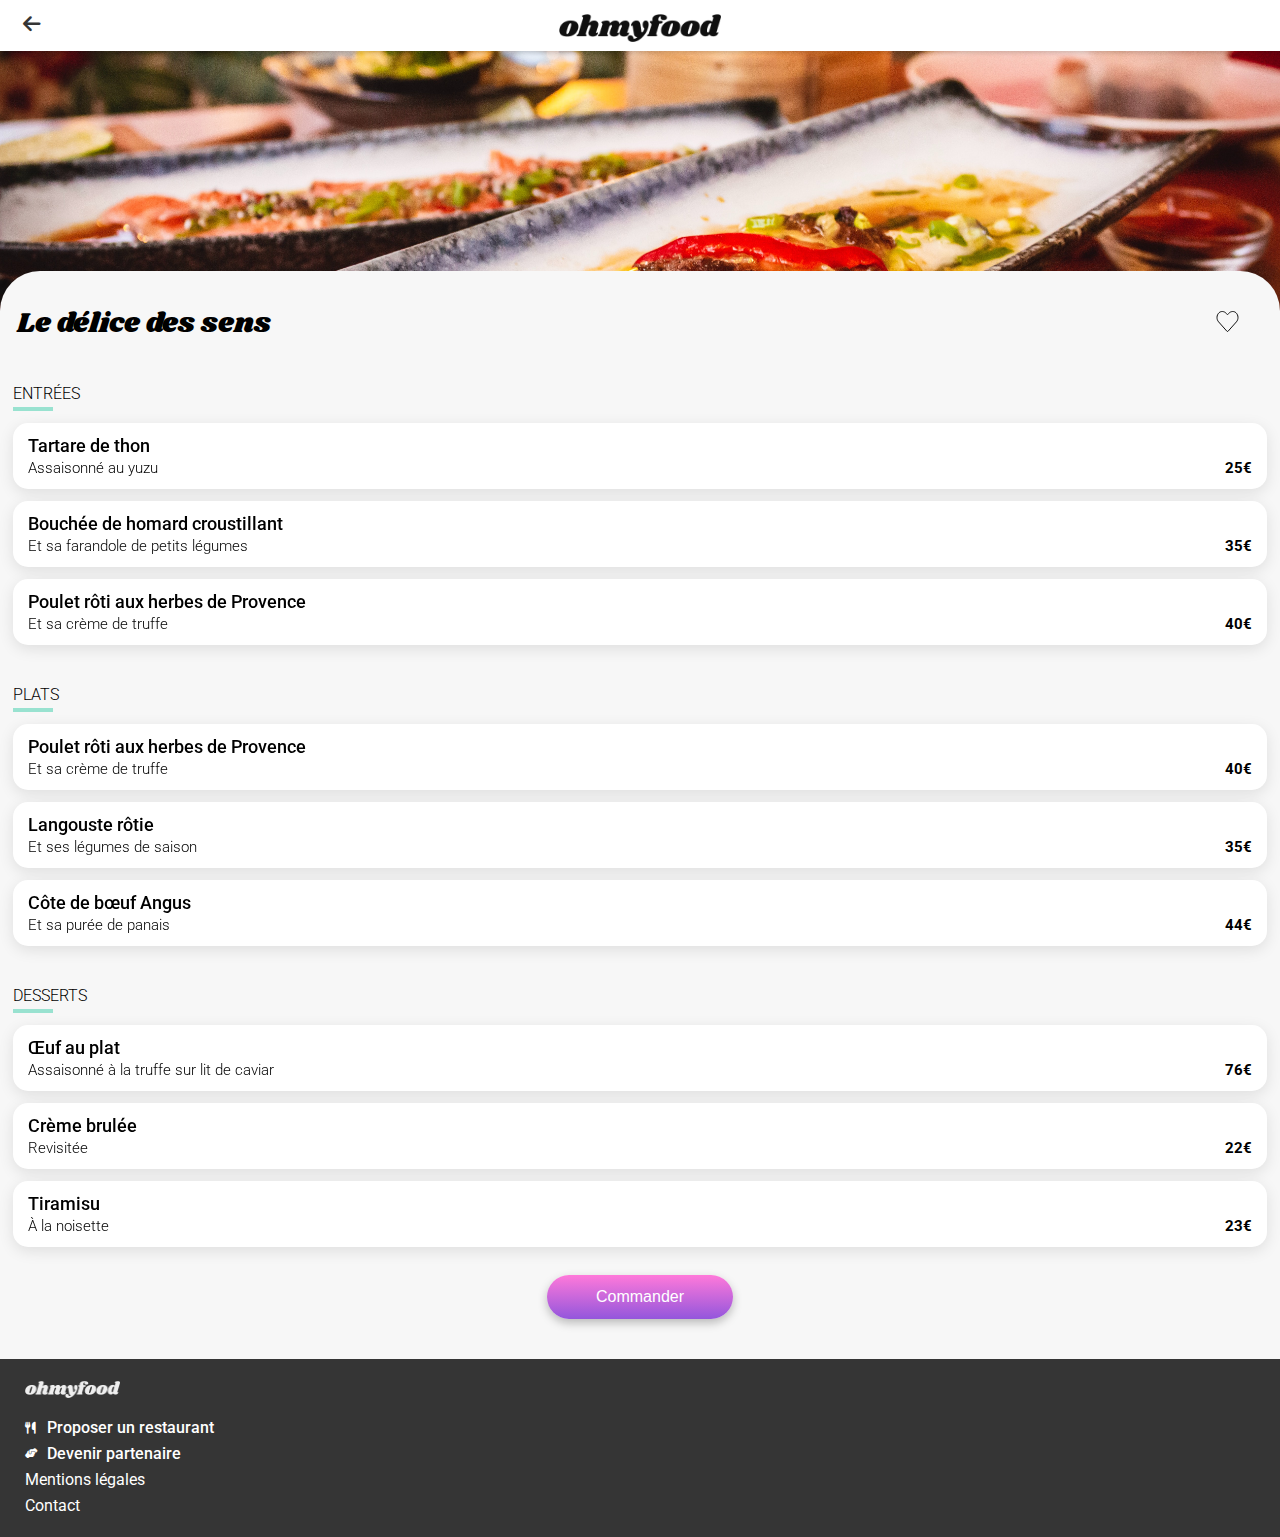
<file: restaurant_4.html>
<!DOCTYPE html>
<html lang="fr">

    <head>
        <meta charset="utf-8">
        <meta name="viewport" content="width=device-width, initial-scale=1.0">
        <link rel="stylesheet" href="Sass/style.css">
        <link rel="preconnect" href="https://fonts.googleapis.com">
        <link rel="preconnect" href="https://fonts.gstatic.com" crossorigin>
        <link href="https://fonts.googleapis.com/css2?family=Roboto:wght@300;400;500;700&family=Shrikhand&display=swap" rel="stylesheet">
        <link rel="stylesheet" href="https://cdnjs.cloudflare.com/ajax/libs/font-awesome/6.4.0/css/all.min.css">
        <title>Le délice des sens</title>
    </head>

    <body>

        <header>
            <div class="menu-entete">
                    <a href="index.html" class="menu-entete__arrow"><i class="fa-solid fa-arrow-left fa-lg"></i></a> 
                <div class="menu-entete__logo">                                  
                    <img src="Images%20et%20textes%20Ohmyfood/images/logo/ohmyfood.png" alt="Logo du site Ohmyfood" class="menu-entete__logo">
                </div>                
            </div>   
        </header>

        <main>
            <section class="menus">
                        <img src="Images%20et%20textes%20Ohmyfood/images/restaurants/louis-hansel-shotsoflouis-qNBGVyOCY8Q-unsplash.jpg" class="menus__photo" alt="Photo d'un restaurant">
                <div class="menus__content">                
                    <div class="menus__title">
                        <h1>Le délice des sens</h1>
                        <div class="menus__heart">
                            <img src="Images%20et%20textes%20Ohmyfood/images/icons/empty-heart.svg" class="menus__heart--empty" alt="Cœur vide">
                            <img src="Images%20et%20textes%20Ohmyfood/images/icons/full-heart.svg" class="menus__heart--full" alt="Cœur plein">
                        </div>
                    </div>
                    <div class="menus__dish">
                        <div class="title-animation">
                            <h2>ENTRÉES</h2>
                        </div>
                        <nav class="menus__navigation">                
                            <div class="menus__choice menus__choice1">
                                <h3>Tartare de thon</h3>
                                <div class="menus__subtitle">
                                    <p class="menus__recipe">Assaisonné au yuzu</p>
                                    <p class="menus__price">25€</p>
                                    <div class="menus__check">
                                        <i class="fa-solid fa-circle-check fa-lg"></i>
                                    </div>
                                </div>
                            </div>
                            <div class="menus__choice menus__choice2">
                                <h3>Bouchée de homard croustillant</h3>
                                <div class="menus__subtitle">
                                    <p class="menus__recipe">Et sa farandole de petits légumes</p>
                                    <p class="menus__price">35€</p>
                                    <div class="menus__check">
                                        <i class="fa-solid fa-circle-check fa-lg"></i>
                                    </div>
                                </div>
                            </div>
                            <div class="menus__choice menus__choice3">
                                <h3>Poulet rôti aux herbes de Provence</h3>
                                <div class="menus__subtitle">
                                    <p class="menus__recipe">Et sa crème de truffe</p>
                                    <p class="menus__price">40€</p>
                                    <div class="menus__check">
                                        <i class="fa-solid fa-circle-check fa-lg"></i>
                                    </div>
                                </div>
                            </div>
                        </nav>
                    </div>
                    <div class="menus__dish">
                        <div class="title-animation2">
                            <h2>PLATS</h2>
                        </div>
                        <nav class="menus__navigation">                
                            <div class="menus__choice menus__choice4">
                                <h3>Poulet rôti aux herbes de Provence</h3>
                                <div class="menus__subtitle">
                                    <p class="menus__recipe">Et sa crème de truffe</p>
                                    <p class="menus__price">40€</p>
                                    <div class="menus__check">
                                        <i class="fa-solid fa-circle-check fa-lg"></i>
                                    </div>
                                </div>
                            </div>
                            <div class="menus__choice menus__choice5">
                                <h3>Langouste rôtie</h3>
                                <div class="menus__subtitle">
                                    <p class="menus__recipe">Et ses légumes de saison</p>
                                    <p class="menus__price">35€</p>
                                    <div class="menus__check">
                                        <i class="fa-solid fa-circle-check fa-lg"></i>
                                    </div>
                                </div>
                            </div>
                            <div class="menus__choice menus__choice6">
                                <h3>Côte de bœuf Angus</h3>
                                <div class="menus__subtitle">
                                    <p class="menus__recipe">Et sa purée de panais</p>
                                    <p class="menus__price">44€</p>
                                    <div class="menus__check">
                                        <i class="fa-solid fa-circle-check fa-lg"></i>
                                    </div>
                                </div>
                            </div>
                        </nav>
                    </div>
                    <div class="menus__dish">
                        <div class="title-animation3">
                            <h2>DESSERTS</h2>
                        </div>
                        <nav class="menus__navigation">                
                            <div class="menus__choice menus__choice7">
                                <h3>Œuf au plat</h3>
                                <div class="menus__subtitle">
                                    <p class="menus__recipe">Assaisonné à la truffe sur lit de caviar</p>
                                    <p class="menus__price">76€</p>
                                    <div class="menus__check">
                                        <i class="fa-solid fa-circle-check fa-lg"></i>
                                    </div>
                                </div>
                            </div>
                            <div class="menus__choice menus__choice8">
                                <h3>Crème brulée</h3>
                                <div class="menus__subtitle">
                                    <p class="menus__recipe">Revisitée</p>
                                    <p class="menus__price">22€</p>
                                    <div class="menus__check">
                                        <i class="fa-solid fa-circle-check fa-lg"></i>
                                    </div>
                                </div>
                            </div>
                            <div class="menus__choice menus__choice9">
                                <h3>Tiramisu</h3>
                                <div class="menus__subtitle">
                                    <p class="menus__recipe">À la noisette</p>
                                    <p class="menus__price">23€</p>
                                    <div class="menus__check">
                                        <i class="fa-solid fa-circle-check fa-lg"></i>
                                    </div>
                                </div>
                            </div>
                        </nav>
                    </div>
                    <div class="center-btn">
                        <input type="button" value="Commander" class="menus__btn">
                    </div>
                </div>                 
            </section>
        </main>
        <footer>
            <div class="pied">
                <div class="pied__logo">
                    <img src="Images%20et%20textes%20Ohmyfood/images/logo/ohmyfood.png" alt="Logo du site Ohmyfood">
                </div>
                <div class="pied__text">
                    <div class="pied__proposition">
                        <i class="fa-solid fa-utensils fa-xs"></i>
                        <p>Proposer un restaurant</p>
                    </div>
                    <div class="pied__partenaire">
                        <i class="fa-solid fa-handshake-angle fa-2xs"></i>
                        <p>Devenir partenaire</p>
                    </div>
                    <div class="pied__subtitle">
                        <p>Mentions légales</p>
                        <p>Contact</p>
                    </div>
                </div>
            </div>
        </footer>
    </body>
</html>
</file>
<file: Sass/style.css>
@charset "UTF-8";
/*** Mixins - Menus ***/
* {
  margin: 0;
  padding: 0;
}

body {
  max-width: 1440px;
  margin: auto;
  box-sizing: border-box;
  font-family: "Roboto", sans-serif;
  font-weight: 500;
  font-size: 16px;
  background: #F7F7F7;
}

h1, h2 {
  font-weight: 700;
  font-size: 24px;
}

h3 {
  font-weight: 700;
  font-size: 18px;
}

.menus {
  background: #FFFFFF;
}

.menus h1 {
  font-family: "Shrikhand";
  font-weight: 400;
  font-size: 28px;
}

.menus h2 {
  font-weight: 300;
  font-size: 16px;
  line-height: 19px;
}

.menus h3 {
  font-weight: 500;
  font-size: 18px;
  width: 60%;
  overflow: hidden;
  white-space: nowrap;
  text-overflow: ellipsis;
  -webkit-mask-image: linear-gradient(to right, rgb(0, 0, 0) 90%, rgba(0, 0, 0, 0));
          mask-image: linear-gradient(to right, rgb(0, 0, 0) 90%, rgba(0, 0, 0, 0));
}

.menus__recipe {
  width: 60%;
  overflow: hidden;
  white-space: nowrap;
  text-overflow: ellipsis;
  -webkit-mask-image: linear-gradient(to right, rgb(0, 0, 0) 90%, rgba(0, 0, 0, 0));
          mask-image: linear-gradient(to right, rgb(0, 0, 0) 90%, rgba(0, 0, 0, 0));
}

.menus__subtitle {
  font-weight: 300;
  font-size: 15.0431px;
}

.menus__price {
  font-weight: 700;
}

footer {
  background-color: #353535;
  color: #FFFFFF;
}

/*** Loader ***/
.loader {
  position: fixed;
  top: 0;
  left: 0;
  width: 100%;
  height: 100%;
  display: flex;
  flex-direction: column;
  align-items: center;
  justify-content: center;
  background: #F7F7F7;
  z-index: 100;
}

.loader--hidden {
  animation: loading-end 3s forwards;
}

.loader__wheel {
  width: 150px;
  height: 150px;
  margin-bottom: 30px;
  border: 3px solid transparent;
  border-top-color: #9356DC;
  border-radius: 50%;
  animation: loading-wheel 2s linear infinite;
}

.loader__wheel:before {
  content: "";
  position: absolute;
  top: 5px;
  right: 5px;
  bottom: 5px;
  left: 5px;
  border-radius: 50%;
  border: 3px solid transparent;
  border-top-color: #FF79DA;
  animation: loading-wheel 3s linear infinite;
}

.loader__text {
  font-size: 24px;
  font-weight: 700;
  background-image: linear-gradient(45deg, #FF79DA, #9356DC);
  -webkit-background-clip: text;
          background-clip: text;
  -webkit-text-fill-color: transparent;
}

@keyframes loading-wheel {
  from {
    transform: rotate(0deg);
  }
  to {
    transform: rotate(360deg);
  }
}
@keyframes loading-text {}
@keyframes loading-end {
  0% {
    opacity: 1;
  }
  99% {
    opacity: 1;
  }
  100% {
    opacity: 0;
    visibility: hidden;
  }
}
/*** Page d'accueil ***/
.entete {
  text-align: center;
}
.entete__logo {
  position: relative;
  background: #FFFFFF;
  box-shadow: 0 2px 4px rgba(0, 0, 0, 0.15);
}
.entete__logo img {
  width: 162px;
  padding: 14px 0 5px 0;
}
.entete__search {
  display: flex;
  justify-content: center;
  align-items: center;
  gap: 17px;
  background: #EAEAEA;
  color: #353535;
  padding: 15.5px 0;
}
.entete__title {
  margin: 39.5px 58px 0 42px;
}
.entete__paragraph {
  font-weight: 300;
  font-size: 18px;
  margin-top: 10px;
}
.entete__btn {
  background: linear-gradient(0deg, #9356DC, #FF79DA);
  box-shadow: 0px 4px 10px rgba(0, 0, 0, 0.25);
  border-radius: 25px;
  color: white;
  font-weight: 500;
  font-size: 16px;
  border: none;
  transition: opacity 600ms, box-shadow 600ms;
  margin-top: 27px;
  margin-bottom: 57px;
  padding: 13px 18.75px;
  transition: opacity 600ms, box-shadow 600ms;
}
.entete__btn:hover {
  opacity: 80%;
  box-shadow: 0px 4px 15px rgba(0, 0, 0, 0.35);
}
.entete__btn:hover {
  opacity: 80%;
  box-shadow: 0px 4px 15px rgba(0, 0, 0, 0.35);
}

.order {
  background: #FFFFFF;
  padding-top: 48px;
  padding-bottom: 68px;
}
.order__title {
  margin-left: 20px;
}
.order__nav {
  display: flex;
  flex-direction: column;
  margin-top: 26px;
  gap: 24.92px;
}
.order__btn {
  position: relative;
  display: flex;
  background: #F7F7F7;
  box-shadow: 0px 4px 15px rgba(0, 0, 0, 0.15);
  border-radius: 20px;
  margin-right: 20px;
  margin-left: 32.51px;
  padding: 28.59px 0 28.12px 33.47px;
}
.order__btn1 {
  gap: 27px;
}
.order__btn2 {
  gap: 23px;
}
.order__btn3 {
  gap: 20px;
}
.order__icon1, .order__icon2 {
  color: #7E7E7E;
}
.order__icon3 {
  color: #9356DC;
}

.btn1__number, .btn2__number, .btn3__number {
  display: flex;
  justify-content: center;
  align-items: center;
  position: absolute;
  left: -12px;
  width: 24px;
  height: 24px;
  background: #9356DC;
  color: #FFFFFF;
  border-radius: 50%;
}

.restaurant__title {
  margin-top: 54px;
  margin-left: 20px;
}
.restaurant a {
  color: black;
  text-decoration: none;
}
.restaurant__cards {
  display: flex;
  flex-direction: column;
  gap: 18px;
  margin: 20px 18px 66px 17px;
}

.card {
  background: #FFFFFF;
  border-radius: 15px;
  box-shadow: 0px 4px 15px rgba(0, 0, 0, 0.1);
}
.card__photo-badge {
  position: relative;
}
.card__photo {
  width: 100%;
  height: 170px;
  -o-object-fit: cover;
     object-fit: cover;
  border-radius: 15px 15px 0 0;
}
.card__bottom {
  -o-object-position: bottom;
     object-position: bottom;
}
.card__center {
  -o-object-position: center 61%;
     object-position: center 61%;
}
.card__nouveau {
  position: absolute;
  top: 13px;
  right: 12px;
  color: #008766;
  background-color: #99E2D0;
  padding: 7px 9.63px 7px 9px;
  box-shadow: 0px 2px 4px rgba(0, 0, 0, 0.15);
  border-radius: 2px;
}
.card__content {
  display: flex;
  justify-content: space-between;
  align-items: center;
}
.card__text {
  margin: 16px 0 12px 13px;
}
.card__subtitle {
  font-weight: 300;
  font-size: 17px;
  margin-top: 5px;
}
.card__heart {
  margin-right: 25px;
}
.card__heart--full {
  position: relative;
  opacity: 0;
  transition: opacity 600ms;
}
.card__heart--empty {
  position: absolute;
  opacity: 1;
  transition: opacity 600ms;
}
.card__heart:hover .card__heart--empty {
  opacity: 1;
}
.card__heart:hover .card__heart--full {
  opacity: 1;
  transition: opacity 600ms;
}

.pied {
  padding: 22px 0 22px 25px;
}
.pied__logo img {
  width: 95px;
  filter: invert(100%);
  margin: 0 0 16px 0;
}
.pied__proposition {
  display: flex;
  align-items: center;
  gap: 11px;
  margin-bottom: 7px;
}
.pied__partenaire {
  display: flex;
  align-items: center;
  gap: 9px;
  margin-bottom: 7px;
}
.pied__subtitle {
  display: flex;
  flex-direction: column;
  gap: 7px;
  font-weight: 400;
}

/*** Pages des menus ***/
.menu-entete {
  position: relative;
  display: flex;
  justify-content: center;
  background: #FFFFFF;
  box-shadow: 0 2px 4px rgba(0, 0, 0, 0.15);
}
.menu-entete__arrow {
  position: absolute;
  color: #353535;
  top: 14px;
  left: 23px;
}
.menu-entete__logo img {
  width: 162px;
  margin: 14px 0 5px 0;
}

@keyframes slideright {
  0% {
    transform: scaleX(0);
  }
  100% {
    transform: scaleX(1);
  }
}
.menus__heart--full {
  position: relative;
  opacity: 0;
  transition: opacity 600ms;
}
.menus__heart--empty {
  position: absolute;
  opacity: 1;
  transition: opacity 600ms;
}
.menus__heart:hover .menus__heart--empty {
  opacity: 1;
}
.menus__heart:hover .menus__heart--full {
  opacity: 1;
  transition: opacity 600ms;
}

.menus__photo {
  display: block;
  width: 100%;
  height: 275px;
  -o-object-fit: cover;
     object-fit: cover;
}
.menus__content {
  position: relative;
  background: #F7F7F7;
  border-radius: 40px 40px 0 0;
  margin-top: -55px;
}
.menus__title {
  display: flex;
  justify-content: space-between;
  align-items: center;
  margin: 0 41px 0 17px;
  padding-top: 32px;
}
.menus__dish h2 {
  position: relative;
  margin: 40px 0 0 13px;
}
.menus__dish h2::after {
  content: "";
  position: absolute;
  border: 2px solid #99E2D0;
  top: 23px;
  left: 0;
  width: 36px;
}
.menus__navigation {
  display: flex;
  flex-direction: column;
  gap: 12px;
  margin-top: 20px;
}
.menus__choice {
  position: relative;
  overflow: hidden;
  background: #FFFFFF;
  border-radius: 15px;
  box-shadow: 0px 4.01149px 15.0431px rgba(0, 0, 0, 0.1);
  padding: 12px 0px 12px 15px;
  margin: 0 13px;
}
.menus__choice:hover .menus__check {
  transition: 400ms;
  right: 0;
}
.menus__choice:hover .menus__price {
  transition: 400ms;
  right: 74px;
}
.menus__check {
  transition: 400ms;
  position: absolute;
  display: flex;
  justify-content: center;
  align-items: center;
  background: #99E2D0;
  color: #F7F7F7;
  border-radius: 0 15px 15px 0;
  width: 59px;
  height: 100%;
  top: 0;
  right: -60px;
}
.menus__subtitle {
  display: flex;
  justify-content: space-between;
  margin-top: 3px;
}
.menus__price {
  transition: 400ms;
  position: absolute;
  right: 15px;
}
.menus .title-animation {
  animation: slideright 800ms;
  transform-origin: left 50%;
}
.menus .title-animation2 {
  animation: slideright 800ms 0.9s backwards;
  transform-origin: left 50%;
}
.menus .title-animation3 {
  animation: slideright 800ms 1.8s backwards;
  transform-origin: left 50%;
}
.menus .title-animation4 { /*** PLATS - La Note enchantée ***/
  animation: slideright 800ms 1.2s backwards;
  transform-origin: left 50%;
}
.menus .title-animation5 { /*** DESSERTS - La Note enchantée ***/
  animation: slideright 800ms 2.1s backwards;
  transform-origin: left 50%;
}
.menus__choice1 {
  animation: slidein 450ms 0.3s backwards;
}
.menus__choice2 {
  animation: slidein 450ms 0.6s backwards;
}
.menus__choice3 {
  animation: slidein 450ms 0.9s backwards;
}
.menus__choice4 {
  animation: slidein 450ms 1.2s backwards;
}
.menus__choice5 {
  animation: slidein 450ms 1.5s backwards;
}
.menus__choice6 {
  animation: slidein 450ms 1.8s backwards;
}
.menus__choice7 {
  animation: slidein 450ms 2.1s backwards;
}
.menus__choice8 {
  animation: slidein 450ms 2.4s backwards;
}
.menus__choice9 {
  animation: slidein 450ms 2.7s backwards;
}
.menus__choice10 {
  animation: slidein 450ms 3s backwards;
}

@keyframes slidein {
  0% {
    transform: scaleY(0);
  }
  100% {
    transform: scaleY(1);
  }
}
.center-btn {
  text-align: center;
}
.center-btn .menus__btn {
  background: linear-gradient(0deg, #9356DC, #FF79DA);
  box-shadow: 0px 4px 10px rgba(0, 0, 0, 0.25);
  border-radius: 25px;
  color: white;
  font-weight: 500;
  font-size: 16px;
  border: none;
  transition: opacity 600ms, box-shadow 600ms;
  margin: auto;
  width: 186px;
  margin-top: 28px;
  margin-bottom: 40px;
  padding: 13px 16px;
  transition: opacity 600ms, box-shadow 600ms;
}
.center-btn .menus__btn:hover {
  opacity: 80%;
  box-shadow: 0px 4px 15px rgba(0, 0, 0, 0.35);
}
.center-btn .menus__btn:hover {
  opacity: 80%;
  box-shadow: 0px 4px 15px rgba(0, 0, 0, 0.35);
}

.menus-pied {
  padding: 22px 0 22px 25px;
}
.menus-pied__logo img {
  width: 95px;
  filter: invert(100%);
  margin: 0 0 16px 0;
}
.menus-pied__proposition {
  display: flex;
  align-items: center;
  gap: 11px;
  margin-bottom: 7px;
}
.menus-pied__partenaire {
  display: flex;
  align-items: center;
  gap: 9px;
  margin-bottom: 7px;
}
.menus-pied__subtitle {
  display: flex;
  flex-direction: column;
  gap: 7px;
  font-weight: 400;
}

/*** Responsive Mobile ≥768px - Accueil ***/
/*** Responsive Tablette - Accueil ***/
@media screen and (min-width: 1024px) {
  .order__title {
    text-align: center;
  }
  .order__nav {
    width: 100%;
    flex-direction: row;
    justify-content: center;
    gap: 36.51px;
  }
  .order__btn {
    margin-left: 0;
    margin-right: 0;
    padding-right: 30px;
  }
  .restaurant {
    margin-right: 100px;
    margin-left: 100px;
  }
  .restaurant__cards {
    display: grid;
    grid-template-columns: 1fr 1fr;
    -moz-column-gap: 100px;
         column-gap: 100px;
    row-gap: 50px;
    margin-bottom: 30px;
  }
}
/*** Responsive Desktop - Accueil ***/
@media screen and (min-width: 1440px) {
  .entete__title {
    font-size: 40px;
  }
  .entete__paragraph {
    margin-top: 18px;
  }
  .entete__btn {
    margin-bottom: 30px;
  }
  .order__title {
    text-align: start;
    margin-left: 20px;
  }
  .order__content {
    margin-right: 175.68px;
    margin-left: 175.68px;
  }
  .order__nav {
    flex-direction: row;
    justify-content: center;
    gap: 36.51px;
  }
  .order__btn {
    margin-left: 0;
    margin-right: 0;
    padding-right: 75px;
  }
  .restaurant {
    margin-right: 175.68px;
    margin-left: 175.68px;
  }
  .restaurant__cards {
    display: grid;
    grid-template-columns: 1fr 1fr;
    -moz-column-gap: 100px;
         column-gap: 100px;
    row-gap: 50px;
    margin-bottom: 30px;
  }
  .card__bottom-desktop {
    -o-object-position: center 65%;
       object-position: center 65%;
  }
  .card__center-desktop {
    -o-object-position: center 57%;
       object-position: center 57%;
  }
  .pied {
    display: flex;
    flex-direction: row-reverse;
    align-items: center;
  }
  .pied__logo {
    vertical-align: baseline;
    margin-top: 46px;
    margin-right: 60px;
  }
  .pied__text {
    display: flex;
    margin-top: 42px;
    margin-right: 75px;
  }
  .pied__subtitle {
    flex-direction: row;
    margin-left: 45px;
    gap: 14px;
  }
  .pied__partenaire {
    margin-left: 8px;
  }
}
/*** Responsive - Menus ***/
@media screen and (min-width: 1440px) {
  .menus__title {
    justify-content: center;
    gap: 24px;
    padding-top: 51px;
  }
  .menus__photo {
    height: 375px;
    -o-object-position: center 58%;
       object-position: center 58%;
  }
  .menus__content {
    margin: -35px 192px 0 193px;
  }
  .menus__dish {
    margin: 0 211px 0 210px;
  }
  .pied {
    display: flex;
    flex-direction: row-reverse;
    align-items: center;
    margin-top: 0;
  }
  .pied__logo {
    vertical-align: baseline;
    margin-top: 46px;
    margin-right: 60px;
  }
  .pied__text {
    display: flex;
    margin-top: 42px;
    margin-right: 75px;
  }
  .pied__subtitle {
    flex-direction: row;
    margin-left: 45px;
    gap: 14px;
  }
  .pied__partenaire {
    margin-left: 8px;
  }
}/*# sourceMappingURL=style.css.map */
</file>
